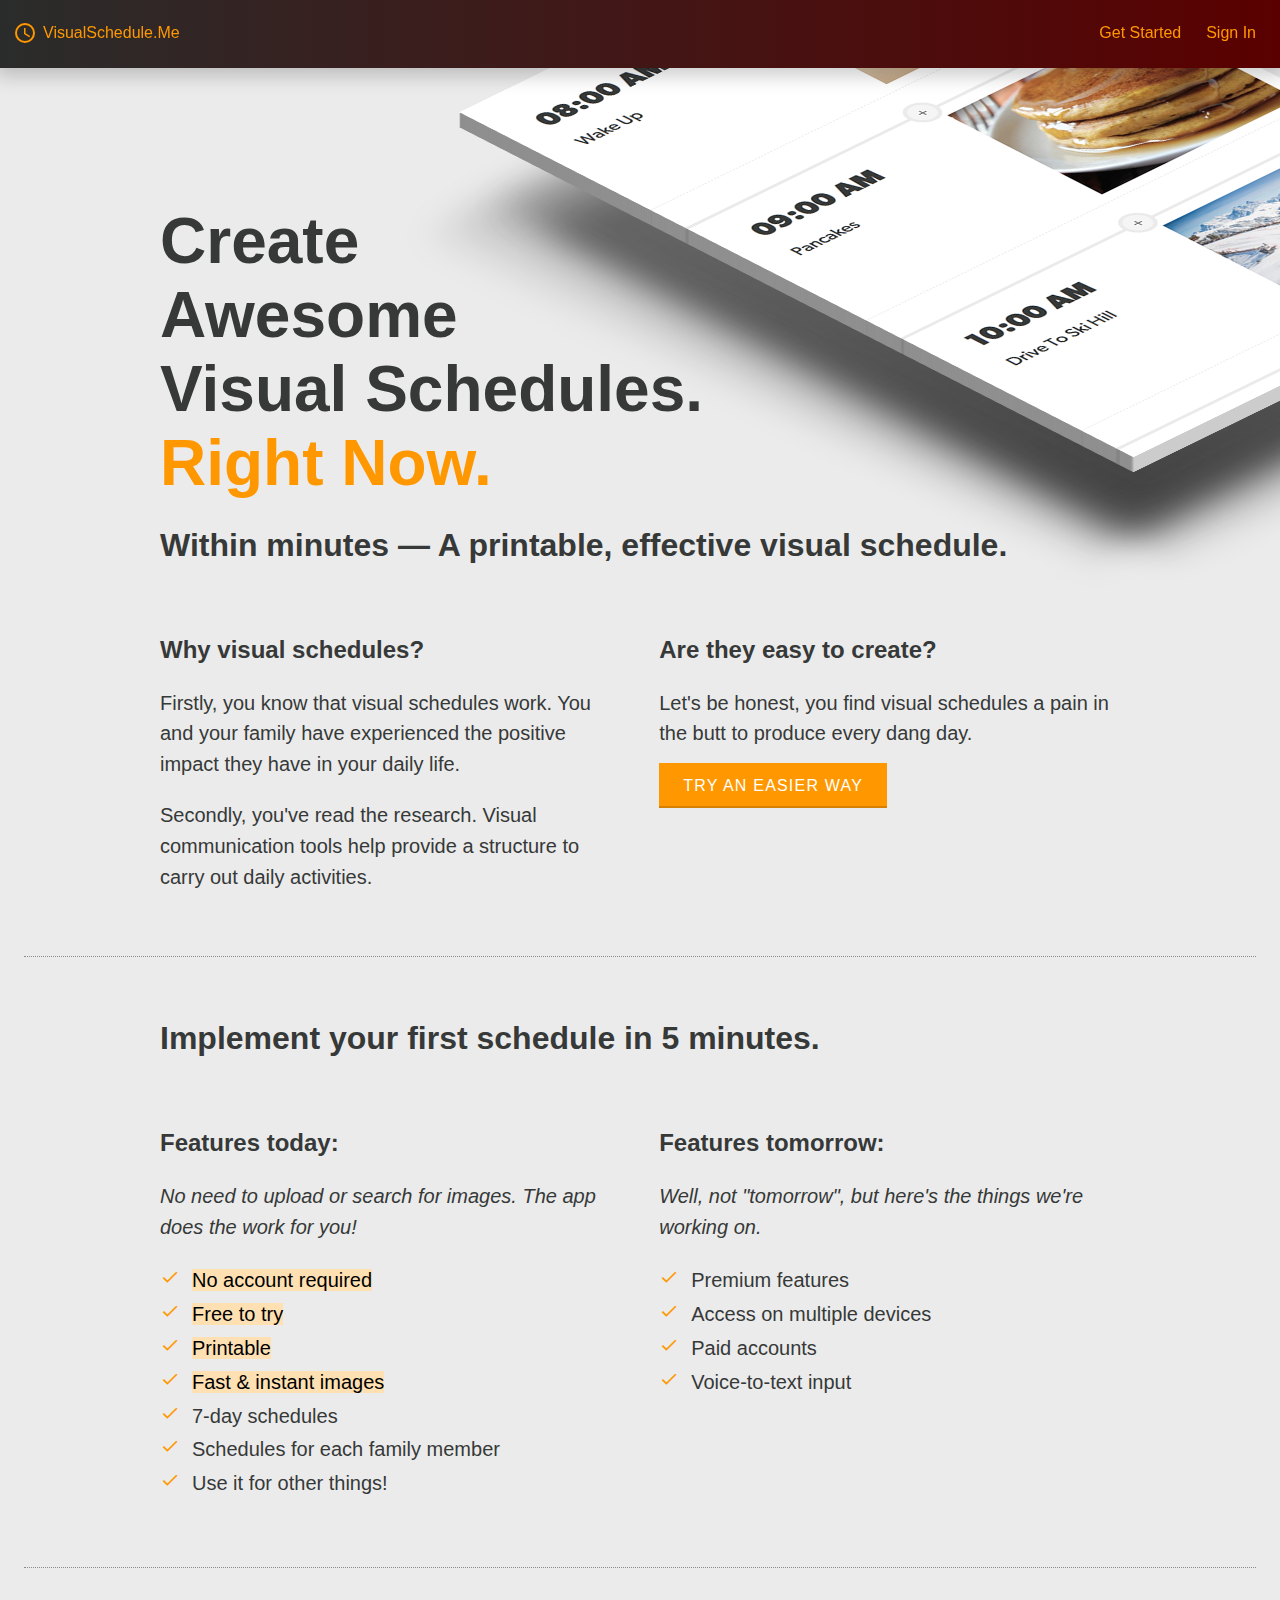
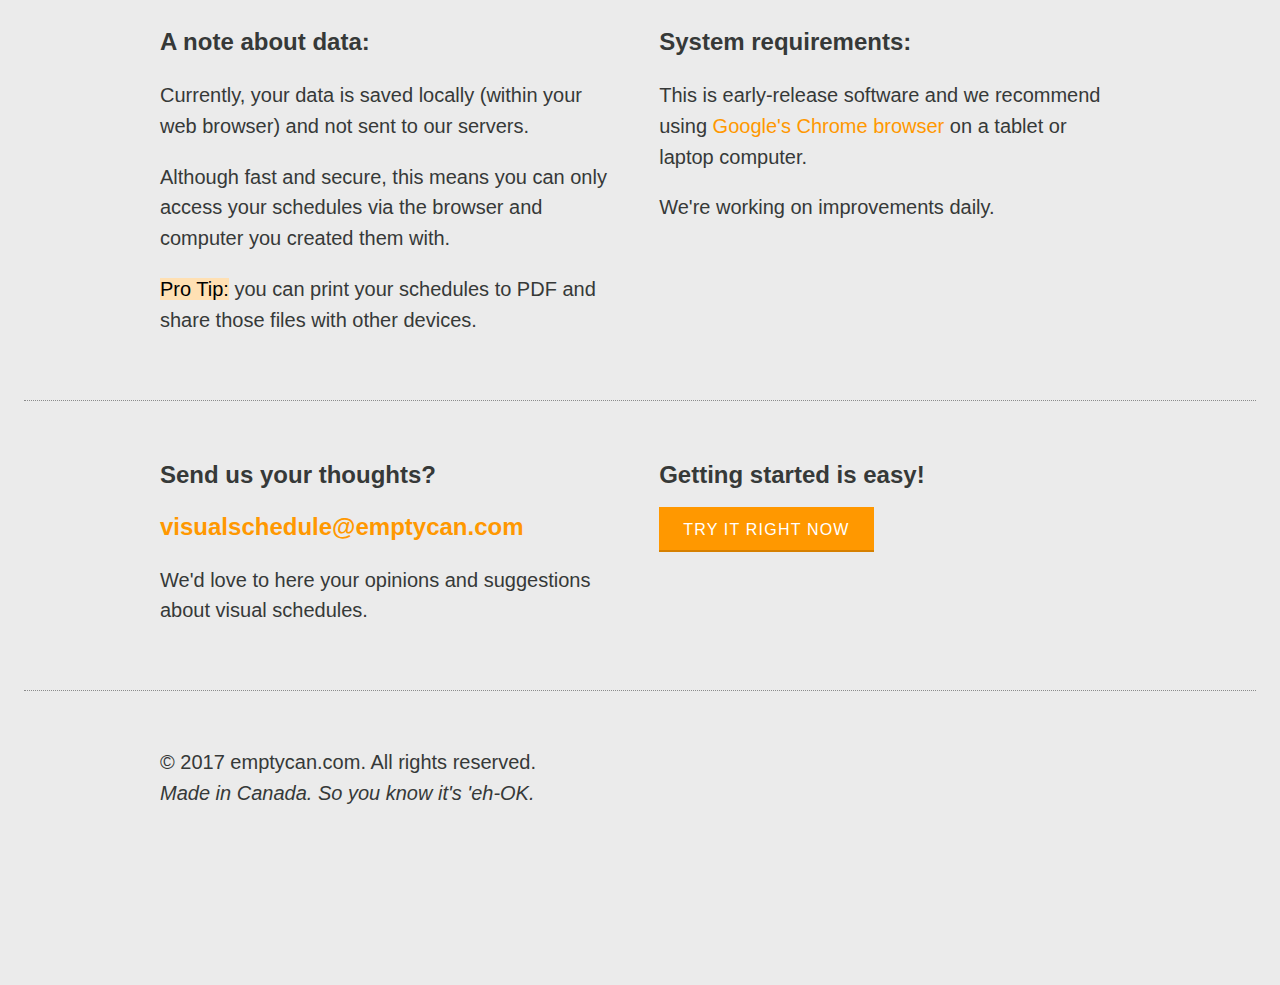
<file: index.html>
<!DOCTYPE html>
<html class="no-js" lang="en">
<head>
	<title>Visual Schedule</title>
    <meta charset="utf-8">
	<meta http-equiv="x-ua-compatible" content="ie=edge">
	<meta name="description" content="Create awesome visual schedules in minutes.">
	<meta name="author" content="">
	<meta name="keywords" content="">
	<meta name="HandheldFriendly" content="True">
	<meta name="MobileOptimized" content="320">
	<meta name="viewport" content="user-scalable=no, width=device-width, initial-scale=1, maximum-scale=1">
	<meta name="msapplication-tap-highlight" content="no" />
	
	<link rel="stylesheet" href="assets/css/normalize.css">
	<link rel="stylesheet" href="assets/css/styles.css">
    <link type="text/css" rel="stylesheet" href="//fast.fonts.net/cssapi/20a24494-2334-4152-9126-33052f09dd09.css"/>
    <link href="https://fonts.googleapis.com/icon?family=Material+Icons" rel="stylesheet">
</head>
<body>
<div class="layout-site">
    <nav>
        <ul>
            <li class="title"><a href="/"><span class="material-icons">access_time</span> VisualSchedule.me</a></li>
            <li><a href="sign-in/">Get Started</a></li>
            <li><a href="sign-in/">Sign In</a></li>
        </ul>
    </nav>
    <section>
        <h1>Create<br>Awesome<br>Visual Schedules.<br><a href="schedule/">Right Now.</a></h1>
        <h2>Within minutes &mdash; A printable, effective visual schedule.</h2>
        <div class="row">
            <div class="col">
                <h3>Why visual schedules?</h3>
                <p>Firstly, you know that visual schedules work. You and your family have experienced the positive impact they have in your daily life.</p>
                <p>Secondly, you've read the research. Visual communication tools help provide a structure to carry out daily activities.</p>  
                
            </div>
            <div class="col">
                <h3>Are they easy to create?</h3>
                <p>Let's be honest, you find visual schedules a pain in the butt to produce every dang day.</p>            
                <p><a href="schedule/" class="ui-btn">Try An Easier Way</a></p>
            </div>
        </div>
    </section>
    <div class="bg"></div>
    <hr>
    <section>
        <h2>Implement your first schedule in 5 minutes.</h2>
        <div class="row">
            <div class="col">
                <h3>Features today:</h3>
                <p><i>No need to upload or search for images. The app does the work for you!</i></p>
                <ol>
                    <li><mark>No account required</mark></li>
                    <li><mark>Free to try</mark></li>
                    <li><mark>Printable</mark></li>
                    <li><mark>Fast &amp; instant images</mark></li>
                    <li>7-day schedules</li>
                    <li>Schedules for each family member</li>
                    <li>Use it for other things!</li>
                </ol>
            </div>
            <div class="col">
                <h3>Features tomorrow:</h3>
                <p><i>Well, not "tomorrow", but here's the things we're working on.</i></p>
                <ol>
                    <li>Premium features</li>
                    <li>Access on multiple devices</li>
                    <li>Paid accounts</li>
                    <li>Voice-to-text input</li>
                </ol>
            </div>
        </div>
    </section>
    <hr>
    <section>
        <div class="row">
            <div class="col">
                <h3>A note about data:</h3>
                <p>Currently, your data is saved locally (within your web browser) and not sent to our servers.</p>
                <p>Although fast and secure, this means you can only access your schedules via the browser and computer you created them with.</p>
                <p><mark>Pro Tip:</mark> you can print your schedules to PDF and share those files with other devices.</p>
            </div>
            <div class="col">
                <h3>System requirements:</h3>
                <p>This is early-release software and we recommend using <a href="https://www.google.com/chrome/">Google's Chrome browser</a> on a tablet or laptop computer.</p>
                <p>We're working on improvements daily.</p>
            </div>
        </div>
    </section>
    <hr>
    <section>
        <div class="row">
            <div class="col">
                <h3>Send us your thoughts?</h3>
                <h3><a href="mailto: visualschedule@emptycan.com">visualschedule@emptycan.com</a></h3>

                <p>We'd love to here your opinions and suggestions about visual schedules.</p>
            </div>
            <div class="col">
                <h3>Getting started is easy!</h3>
                <p><a href="schedule/" class="ui-btn">Try It Right Now</a></p>
            </div>
        </div>
    </section>
    <hr>
    <section>
        <p>&copy; 2017 emptycan.com. All rights reserved.<br>
            <i>Made in Canada. So you know it's 'eh-OK.</i></p>
        </p>
    </section>
</div>
<script>
  (function(i,s,o,g,r,a,m){i['GoogleAnalyticsObject']=r;i[r]=i[r]||function(){
  (i[r].q=i[r].q||[]).push(arguments)},i[r].l=1*new Date();a=s.createElement(o),
  m=s.getElementsByTagName(o)[0];a.async=1;a.src=g;m.parentNode.insertBefore(a,m)
  })(window,document,'script','https://www.google-analytics.com/analytics.js','ga');

  ga('create', 'UA-90688317-1', 'auto');
  ga('send', 'pageview');

</script>
</body>
</html>
</file>
<file: assets/css/styles.css>
nav:not([class*="ui-schedule"]){background:linear-gradient(90deg, #2A2C2B, #5a0000);box-shadow:0px 4px 18px 4px rgba(0,0,0,0.2);position:fixed;z-index:999;top:0;left:0;right:0}nav:not([class*="ui-schedule"]) ul{float:right;margin:0;padding:0 12px 0 0;list-style-type:none}nav:not([class*="ui-schedule"]) ul li{height:auto;float:left;width:auto;height:68px;margin-left:1px;overflow:hidden;transition:all 260ms ease-in-out}nav:not([class*="ui-schedule"]) ul li a{position:relative;display:block;vertical-align:middle;padding:24px 12px;font-size:1em;color:#FF9800;text-transform:capitalize}nav:not([class*="ui-schedule"]) ul li a span{float:left;line-height:0.8em;margin-right:6px;display:block;height:68px}nav:not([class*="ui-schedule"]) ul li.title{position:absolute;left:0}nav.ui-schedule{position:fixed;z-index:99;top:68px;left:12px;bottom:0;width:122px;height:calc(100% - 68px);display:table}nav.ui-schedule ul{display:table-cell;vertical-align:middle;margin:0;padding:0;list-style-type:none}nav.ui-schedule ul li{height:44px;display:table;width:100%;transition:all 260ms ease-in-out}nav.ui-schedule ul li a{position:relative;display:table-cell;vertical-align:middle;width:100%;padding:0 12px;height:44px;text-transform:capitalize;color:#2A2C2B;transition:all 260ms ease-in-out;border-radius:3px}nav.ui-schedule ul li a.on{color:#a36100 !important;background:#FF9800}nav.ui-schedule ul li a:hover{color:#d17d00 !important;padding-left:18px;transition-delay:0}nav.ui-schedule ul li.inject{opacity:0;transform:scale(0.75)}nav.ui-schedule ul li:nth-child(1){transition-delay:385ms}nav.ui-schedule ul li:nth-child(1):hover{transition-delay:0ms}nav.ui-schedule ul li:nth-child(2){transition-delay:410ms}nav.ui-schedule ul li:nth-child(2):hover{transition-delay:0ms}nav.ui-schedule ul li:nth-child(3){transition-delay:435ms}nav.ui-schedule ul li:nth-child(3):hover{transition-delay:0ms}nav.ui-schedule ul li:nth-child(4){transition-delay:460ms}nav.ui-schedule ul li:nth-child(4):hover{transition-delay:0ms}nav.ui-schedule ul li:nth-child(5){transition-delay:485ms}nav.ui-schedule ul li:nth-child(5):hover{transition-delay:0ms}nav.ui-schedule ul li:nth-child(6){transition-delay:510ms}nav.ui-schedule ul li:nth-child(6):hover{transition-delay:0ms}nav.ui-schedule ul li:nth-child(7){transition-delay:535ms}nav.ui-schedule ul li:nth-child(7):hover{transition-delay:0ms}nav.ui-schedule ul li:nth-child(8){transition-delay:560ms}nav.ui-schedule ul li:nth-child(8):hover{transition-delay:0ms}nav.ui-schedule ul li:nth-child(9){transition-delay:585ms}nav.ui-schedule ul li:nth-child(9):hover{transition-delay:0ms}nav.ui-schedule ul li:nth-child(10){transition-delay:610ms}nav.ui-schedule ul li:nth-child(10):hover{transition-delay:0ms}.ui-modal{background:rgba(0,0,0,0.6);position:fixed;z-index:999999;top:0;bottom:0;left:0;right:0;width:100%;height:100%;display:table}.ui-modal .ui-modal-wrapper{height:100%;display:table-cell;vertical-align:middle;text-align:center}.ui-modal .ui-modal-inner{position:relative;display:block;margin:0 auto;background:#fff;padding:24px 24px 66px;max-width:400px;max-height:400px;transition:all 260ms ease-in-out;box-shadow:0px 18px 48px 8px rgba(0,0,0,0.3)}.ui-modal .ui-modal-inner.medium{max-width:600px;max-height:600px}.ui-modal .ui-modal-close{position:absolute;right:12px;top:12px;cursor:pointer}.ui-modal .ui-btn{position:absolute;bottom:0;right:0;background:#588F27;width:88px;height:44px;padding:0;line-height:44px;font-size:14px}.ui-modal .ui-btn.secondary{background:#9ba09e}.ui-modal .ui-btn.alert{right:88px;background:#D90000}.ui-modal .ui-btn:focus{outline:none}.ui-modal header{padding:24px 0}.ui-modal hr{border:none;border-top:1px dotted rgba(42,44,43,0.5)}.ui-modal.off .ui-modal-inner{transform:scale(0.85);opacity:0}.ui-signin ul{list-style-type:none;margin:0px auto;padding:12px 24px;width:calc(100% - 48px);max-width:480px;display:table}.ui-signin ul li{padding:1px;width:50%;display:table-cell}.ui-signin ul li button{position:relative;background:transparent;background:#2A2C2B;background:linear-gradient(45deg, #2A2C2B, #5a0000);display:block;width:100%;height:auto;display:table;border:none;color:#FF9800;font-weight:normal;font-size:18px;border-radius:3px;padding:48px 0}.ui-signin ul li button img{margin-bottom:12px;height:44px;width:44px}.ui-signin ul li button span{display:block}.ui-signin ul li button span:last-child{display:none}.ui-signin ul li:nth-child(2n) button{background:linear-gradient(-45deg, #2A2C2B, #5a0000)}body{background:#ebebeb;color:#363938;font-family:'Gibson W01 Regular', sans-serif;font-weight:400;font-size:1em;padding:0;overflow-x:hidden;width:100%}section{max-width:960px;padding:12px 0;margin:0 auto;transition:all 260ms ease-in-out}h1{font-family:'Gibson W01 Bold', sans-serif;text-transform:capitalize;margin:120px 0 24px}h3{font-family:'Gibson W01 Bold', sans-serif;font-size:1.5em}p{font-size:1.25em;line-height:1.54em}mark{background:#ffe0b3}img{width:100%;max-width:100%;margin:0 0 -4px 0}hr{border:none;border-bottom:1px dotted rgba(42,44,43,0.5);height:8px;clear:both;margin:0;width:100%}a{color:#FF9800;text-decoration:none}a:focus{outline:none}input{border:none;padding:8px;margin-bottom:6px;width:100%;background:transparent;border:1px dotted transparent}input:focus{outline:none;border:1px dotted #FF9800;color:#FF9800}input:hover{cursor:pointer}.layout-signin{text-align:center}.layout-site{position:relative;padding:144px 24px}.layout-site h1{font-size:2.5em;margin-top:48px}@media screen and (min-width: 800px){.layout-site h1{font-size:4em}}.layout-site h2{font-size:1.75em;margin-bottom:48px}@media screen and (min-width: 480px){.layout-site h2{font-size:2em}}.layout-site ol{margin:0;padding:0;list-style-type:none;padding-bottom:24px;display:block}.layout-site ol li{line-height:1.4em}.layout-site ol li:before{content:"check";color:#FF9800;font-family:"Material Icons";margin-right:12px}.layout-site h4,.layout-site p,.layout-site ol li{font-size:1.1em}@media screen and (min-width: 480px){.layout-site h4,.layout-site p,.layout-site ol li{font-size:1.25em;line-height:1.54em}}.layout-site hr{margin:24px 0}.layout-site .ui-btn{font-size:16px;letter-spacing:0.075em;border-top:2px solid transparent;border-bottom:2px solid #d68000;transition:all 260ms ease-in-out}.layout-site .ui-btn:hover{background:#d68000}.layout-site .bg{position:absolute;top:-96%;width:230%;right:0;left:0;bottom:0;display:none;background:url("../img/screen.01.png") no-repeat center center;pointer-events:none}@media screen and (min-width: 480px){.layout-site .bg{display:block}}@media screen and (min-width: 800px){.layout-site .bg{right:0;width:160%}}.layout-site .row{justify-content:space-between}@media screen and (min-width: 600px){.layout-site .row{display:flex}}@media screen and (min-width: 600px){.layout-site .row .col{width:48%}}.layout-app h1{text-indent:24px}.layout-app .list-users p{padding:0 24px}.layout-app .list-users p a{text-decoration:underline}.layout-app section{max-width:848px;padding:24px}[data-state="schedule"] .list-users,[data-state="schedule"] [data-nav="users"]{display:none}[data-state="schedule"] .layout-app{padding-left:150px}[data-state="users"] [data-nav="schedule"]{display:none}[data-state="users"] .layout-app section{max-width:600px}.card-item,.card-user{border-radius:4px}.card-item .card-close,.card-user .card-close{position:absolute;z-index:99;top:6px;right:6px;cursor:pointer;display:none;transition:all 260ms ease-in-out}.card-item .card-close:hover,.card-user .card-close:hover{color:#FF9800}.card-item .ui,.card-user .ui{position:absolute;z-index:9;left:0;bottom:0;height:66px;width:100%;border-top:1px dashed rgba(42,44,43,0.16)}.card-item .ui button,.card-user .ui button{position:absolute;background:none;border:none;z-index:999;padding:4px 12px;color:#686d6b;text-transform:uppercase;width:44px;height:44px;padding:0;line-height:58px;margin:0;text-align:center;display:block;transition:all 260ms ease-in-out}.card-item .ui button[data-action*="edit"],.card-user .ui button[data-action*="edit"]{bottom:12px;right:12px}.card-item .ui button[data-action*="edit"]:hover,.card-user .ui button[data-action*="edit"]:hover{background:#c27400;color:#fff}.card-item .ui button[data-action*="save"],.card-user .ui button[data-action*="save"]{bottom:0px;right:88px;color:#fff;width:auto;height:auto;line-height:44px;font-size:14px;min-width:88px;background:#04BFBF}.card-item .ui button[data-action*="removeUser"],.card-user .ui button[data-action*="removeUser"]{bottom:0px;right:0px;color:#fff;background:#D90000;width:auto;min-width:88px;height:auto;line-height:44px;font-size:14px}.card-item .ui button[data-action*="refresh"],.card-user .ui button[data-action*="refresh"]{bottom:0px;right:57px;bottom:12px;color:#04BFBF}.card-item .ui button[data-action*="refresh"]:hover,.card-user .ui button[data-action*="refresh"]:hover{color:#fff;background:#04BFBF}.card-item .ui button[data-action*="add"],.card-user .ui button[data-action*="add"]{z-index:9999;background:#f5f5f5;border-radius:100%;border:6px solid #ebebeb;bottom:-28px;height:54px;width:54px;left:calc(50% - 22px)}.card-item .ui button[data-action*="add"]:hover,.card-user .ui button[data-action*="add"]:hover{color:#fff;background:#FF9800}.card-item .ui button[data-action*="delete"],.card-user .ui button[data-action*="delete"]{border-color:transparent;right:12px;bottom:12px;color:#D90000}.card-item .ui button[data-action*="delete"]:hover,.card-user .ui button[data-action*="delete"]:hover{color:#fff;background:#D90000}.card-item .ui button:focus,.card-item .ui button:active,.card-item .ui button:target,.card-user .ui button:focus,.card-user .ui button:active,.card-user .ui button:target{outline:none}.card-user{position:relative;z-index:0;background:#fff;width:100%;display:block;margin-bottom:2px;cursor:pointer;border-radius:4px;transition:all 260ms ease-in-out}.card-user input{position:relative;z-index:1;margin:0;width:calc(100% - 48px);padding:24px;display:inline-block;font-size:18px;border:none;transition:all 160ms ease-in-out}.card-user .ui{border:none}.card-user .ui [data-action="save"],.card-user .ui [data-action="removeUser"]{display:none}.card-user:hover:not([class*="edit"]) input{color:#ff9800 !important;padding-left:30px}.card-user:after{content:"";position:fixed;z-index:-1;top:0;left:0;width:100vw;height:100vh;background:rgba(0,0,0,0.8);pointer-events:none;opacity:0;transition:opacity 260ms ease-in-out}.card-user.new{color:#FF9800;background:#ffffe6}.card-user.new input{color:#FF9800}.card-user.edit{z-index:999;margin:24px 0;padding:24px 0}.card-user.edit .card-close{display:block}.card-user.edit input{position:relative;z-index:3;font-size:26px;color:#2A2C2B}.card-user.edit .ui{border:none}.card-user.edit .ui [data-action="edit"]{display:none}.card-user.edit .ui [data-action="save"],.card-user.edit .ui [data-action="removeUser"]{display:block}.card-user.edit:after{opacity:1}.card-user.edit:before{content:"";position:absolute;z-index:0;top:0;left:0;width:100%;height:100%;background:#fff;opacity:1}.card-user.inject{opacity:0;transform:scale(0.95)}.card-user:nth-child(1){transition-delay:285ms}.card-user:nth-child(1):hover{transition-delay:0ms}.card-user:nth-child(2){transition-delay:310ms}.card-user:nth-child(2):hover{transition-delay:0ms}.card-user:nth-child(3){transition-delay:335ms}.card-user:nth-child(3):hover{transition-delay:0ms}.card-user:nth-child(4){transition-delay:360ms}.card-user:nth-child(4):hover{transition-delay:0ms}.card-user:nth-child(5){transition-delay:385ms}.card-user:nth-child(5):hover{transition-delay:0ms}.card-user:nth-child(6){transition-delay:410ms}.card-user:nth-child(6):hover{transition-delay:0ms}.card-user:nth-child(7){transition-delay:435ms}.card-user:nth-child(7):hover{transition-delay:0ms}.card-user:nth-child(8){transition-delay:460ms}.card-user:nth-child(8):hover{transition-delay:0ms}.card-user:nth-child(9){transition-delay:485ms}.card-user:nth-child(9):hover{transition-delay:0ms}.card-user:nth-child(10){transition-delay:510ms}.card-user:nth-child(10):hover{transition-delay:0ms}.card-user:nth-child(11){transition-delay:535ms}.card-user:nth-child(11):hover{transition-delay:0ms}.card-user:nth-child(12){transition-delay:560ms}.card-user:nth-child(12):hover{transition-delay:0ms}.card-user:nth-child(13){transition-delay:585ms}.card-user:nth-child(13):hover{transition-delay:0ms}.card-user:nth-child(14){transition-delay:610ms}.card-user:nth-child(14):hover{transition-delay:0ms}.card-user:nth-child(15){transition-delay:635ms}.card-user:nth-child(15):hover{transition-delay:0ms}.card-user:nth-child(16){transition-delay:660ms}.card-user:nth-child(16):hover{transition-delay:0ms}.card-user:nth-child(17){transition-delay:685ms}.card-user:nth-child(17):hover{transition-delay:0ms}.card-user:nth-child(18){transition-delay:710ms}.card-user:nth-child(18):hover{transition-delay:0ms}.card-user:nth-child(19){transition-delay:735ms}.card-user:nth-child(19):hover{transition-delay:0ms}.card-user:nth-child(20){transition-delay:760ms}.card-user:nth-child(20):hover{transition-delay:0ms}.card-user:nth-child(21){transition-delay:785ms}.card-user:nth-child(21):hover{transition-delay:0ms}.card-user:nth-child(22){transition-delay:810ms}.card-user:nth-child(22):hover{transition-delay:0ms}.card-user:nth-child(23){transition-delay:835ms}.card-user:nth-child(23):hover{transition-delay:0ms}.card-user:nth-child(24){transition-delay:860ms}.card-user:nth-child(24):hover{transition-delay:0ms}.card-user:nth-child(25){transition-delay:885ms}.card-user:nth-child(25):hover{transition-delay:0ms}.card-user:nth-child(26){transition-delay:910ms}.card-user:nth-child(26):hover{transition-delay:0ms}.card-user:nth-child(27){transition-delay:935ms}.card-user:nth-child(27):hover{transition-delay:0ms}.card-user:nth-child(28){transition-delay:960ms}.card-user:nth-child(28):hover{transition-delay:0ms}.card-user:nth-child(29){transition-delay:985ms}.card-user:nth-child(29):hover{transition-delay:0ms}.card-user:nth-child(30){transition-delay:1010ms}.card-user:nth-child(30):hover{transition-delay:0ms}.card-user:nth-child(31){transition-delay:1035ms}.card-user:nth-child(31):hover{transition-delay:0ms}.card-user:nth-child(32){transition-delay:1060ms}.card-user:nth-child(32):hover{transition-delay:0ms}.card-user:nth-child(33){transition-delay:1085ms}.card-user:nth-child(33):hover{transition-delay:0ms}.card-user:nth-child(34){transition-delay:1110ms}.card-user:nth-child(34):hover{transition-delay:0ms}.card-user:nth-child(35){transition-delay:1135ms}.card-user:nth-child(35):hover{transition-delay:0ms}.card-user:nth-child(36){transition-delay:1160ms}.card-user:nth-child(36):hover{transition-delay:0ms}.card-user:nth-child(37){transition-delay:1185ms}.card-user:nth-child(37):hover{transition-delay:0ms}.card-user:nth-child(38){transition-delay:1210ms}.card-user:nth-child(38):hover{transition-delay:0ms}.card-user:nth-child(39){transition-delay:1235ms}.card-user:nth-child(39):hover{transition-delay:0ms}.card-user:nth-child(40){transition-delay:1260ms}.card-user:nth-child(40):hover{transition-delay:0ms}.card-user:nth-child(41){transition-delay:1285ms}.card-user:nth-child(41):hover{transition-delay:0ms}.card-user:nth-child(42){transition-delay:1310ms}.card-user:nth-child(42):hover{transition-delay:0ms}.card-user:nth-child(43){transition-delay:1335ms}.card-user:nth-child(43):hover{transition-delay:0ms}.card-user:nth-child(44){transition-delay:1360ms}.card-user:nth-child(44):hover{transition-delay:0ms}.card-user:nth-child(45){transition-delay:1385ms}.card-user:nth-child(45):hover{transition-delay:0ms}.card-user:nth-child(46){transition-delay:1410ms}.card-user:nth-child(46):hover{transition-delay:0ms}.card-user:nth-child(47){transition-delay:1435ms}.card-user:nth-child(47):hover{transition-delay:0ms}.card-user:nth-child(48){transition-delay:1460ms}.card-user:nth-child(48):hover{transition-delay:0ms}.card-user:nth-child(49){transition-delay:1485ms}.card-user:nth-child(49):hover{transition-delay:0ms}.card-user:nth-child(50){transition-delay:1510ms}.card-user:nth-child(50):hover{transition-delay:0ms}.card-user:nth-child(51){transition-delay:1535ms}.card-user:nth-child(51):hover{transition-delay:0ms}.card-user:nth-child(52){transition-delay:1560ms}.card-user:nth-child(52):hover{transition-delay:0ms}.card-user:nth-child(53){transition-delay:1585ms}.card-user:nth-child(53):hover{transition-delay:0ms}.card-user:nth-child(54){transition-delay:1610ms}.card-user:nth-child(54):hover{transition-delay:0ms}.card-user:nth-child(55){transition-delay:1635ms}.card-user:nth-child(55):hover{transition-delay:0ms}.card-user:nth-child(56){transition-delay:1660ms}.card-user:nth-child(56):hover{transition-delay:0ms}.card-user:nth-child(57){transition-delay:1685ms}.card-user:nth-child(57):hover{transition-delay:0ms}.card-user:nth-child(58){transition-delay:1710ms}.card-user:nth-child(58):hover{transition-delay:0ms}.card-user:nth-child(59){transition-delay:1735ms}.card-user:nth-child(59):hover{transition-delay:0ms}.card-user:nth-child(60){transition-delay:1760ms}.card-user:nth-child(60):hover{transition-delay:0ms}.card-user:nth-child(61){transition-delay:1785ms}.card-user:nth-child(61):hover{transition-delay:0ms}.card-user:nth-child(62){transition-delay:1810ms}.card-user:nth-child(62):hover{transition-delay:0ms}.card-user:nth-child(63){transition-delay:1835ms}.card-user:nth-child(63):hover{transition-delay:0ms}.card-user:nth-child(64){transition-delay:1860ms}.card-user:nth-child(64):hover{transition-delay:0ms}.card-user:nth-child(65){transition-delay:1885ms}.card-user:nth-child(65):hover{transition-delay:0ms}.card-user:nth-child(66){transition-delay:1910ms}.card-user:nth-child(66):hover{transition-delay:0ms}.card-user:nth-child(67){transition-delay:1935ms}.card-user:nth-child(67):hover{transition-delay:0ms}.card-user:nth-child(68){transition-delay:1960ms}.card-user:nth-child(68):hover{transition-delay:0ms}.card-user:nth-child(69){transition-delay:1985ms}.card-user:nth-child(69):hover{transition-delay:0ms}.card-user:nth-child(70){transition-delay:2010ms}.card-user:nth-child(70):hover{transition-delay:0ms}.card-user:nth-child(71){transition-delay:2035ms}.card-user:nth-child(71):hover{transition-delay:0ms}.card-user:nth-child(72){transition-delay:2060ms}.card-user:nth-child(72):hover{transition-delay:0ms}.card-user:nth-child(73){transition-delay:2085ms}.card-user:nth-child(73):hover{transition-delay:0ms}.card-user:nth-child(74){transition-delay:2110ms}.card-user:nth-child(74):hover{transition-delay:0ms}.card-user:nth-child(75){transition-delay:2135ms}.card-user:nth-child(75):hover{transition-delay:0ms}.card-user:nth-child(76){transition-delay:2160ms}.card-user:nth-child(76):hover{transition-delay:0ms}.card-user:nth-child(77){transition-delay:2185ms}.card-user:nth-child(77):hover{transition-delay:0ms}.card-user:nth-child(78){transition-delay:2210ms}.card-user:nth-child(78):hover{transition-delay:0ms}.card-user:nth-child(79){transition-delay:2235ms}.card-user:nth-child(79):hover{transition-delay:0ms}.card-user:nth-child(80){transition-delay:2260ms}.card-user:nth-child(80):hover{transition-delay:0ms}.card-user:nth-child(81){transition-delay:2285ms}.card-user:nth-child(81):hover{transition-delay:0ms}.card-user:nth-child(82){transition-delay:2310ms}.card-user:nth-child(82):hover{transition-delay:0ms}.card-user:nth-child(83){transition-delay:2335ms}.card-user:nth-child(83):hover{transition-delay:0ms}.card-user:nth-child(84){transition-delay:2360ms}.card-user:nth-child(84):hover{transition-delay:0ms}.card-user:nth-child(85){transition-delay:2385ms}.card-user:nth-child(85):hover{transition-delay:0ms}.card-user:nth-child(86){transition-delay:2410ms}.card-user:nth-child(86):hover{transition-delay:0ms}.card-user:nth-child(87){transition-delay:2435ms}.card-user:nth-child(87):hover{transition-delay:0ms}.card-user:nth-child(88){transition-delay:2460ms}.card-user:nth-child(88):hover{transition-delay:0ms}.card-user:nth-child(89){transition-delay:2485ms}.card-user:nth-child(89):hover{transition-delay:0ms}.card-user:nth-child(90){transition-delay:2510ms}.card-user:nth-child(90):hover{transition-delay:0ms}.card-user:nth-child(91){transition-delay:2535ms}.card-user:nth-child(91):hover{transition-delay:0ms}.card-user:nth-child(92){transition-delay:2560ms}.card-user:nth-child(92):hover{transition-delay:0ms}.card-user:nth-child(93){transition-delay:2585ms}.card-user:nth-child(93):hover{transition-delay:0ms}.card-user:nth-child(94){transition-delay:2610ms}.card-user:nth-child(94):hover{transition-delay:0ms}.card-user:nth-child(95){transition-delay:2635ms}.card-user:nth-child(95):hover{transition-delay:0ms}.card-user:nth-child(96){transition-delay:2660ms}.card-user:nth-child(96):hover{transition-delay:0ms}.card-user:nth-child(97){transition-delay:2685ms}.card-user:nth-child(97):hover{transition-delay:0ms}.card-user:nth-child(98){transition-delay:2710ms}.card-user:nth-child(98):hover{transition-delay:0ms}.card-user:nth-child(99){transition-delay:2735ms}.card-user:nth-child(99):hover{transition-delay:0ms}.card-user:nth-child(100){transition-delay:2760ms}.card-user:nth-child(100):hover{transition-delay:0ms}.card-item{position:relative;z-index:0;background:#fff;margin-bottom:6px;display:flex;justify-content:space-between;transition:all 260ms ease-in-out;user-select:none}.card-item>.col{position:relative;width:50%}.card-item>.col>div{padding:24px 24px 88px}.card-item .ui-time{font-size:48px;font-family:'Gibson W01 Bold', sans-serif}.card-item .ui-label{font-size:30px;text-transform:capitalize}.card-item .display{position:relative}.card-item .display img{object-fit:cover;height:300px}.card-item.new{background:#ffffe6}.card-item.new input{background:none;border:1px dotted #FF9800;color:#FF9800}.card-item.delete{opacity:0;transform:scale(0.95)}.card-item.list{opacity:0}.card-item:after{content:"";background:rgba(42,44,43,0.85);position:absolute;top:0;left:0;width:100%;height:100%;opacity:0;pointer-events:none;transition:all 260ms ease-in-out}.card-item.refresh:after{opacity:1}.card-item.inject{opacity:0;transform:scale(0.95)}.card-item:nth-child(0){z-index:100}.card-item:nth-child(1){z-index:99}.card-item:nth-child(2){z-index:98}.card-item:nth-child(3){z-index:97}.card-item:nth-child(4){z-index:96}.card-item:nth-child(5){z-index:95}.card-item:nth-child(6){z-index:94}.card-item:nth-child(7){z-index:93}.card-item:nth-child(8){z-index:92}.card-item:nth-child(9){z-index:91}.card-item:nth-child(10){z-index:90}.card-item:nth-child(11){z-index:89}.card-item:nth-child(12){z-index:88}.card-item:nth-child(13){z-index:87}.card-item:nth-child(14){z-index:86}.card-item:nth-child(15){z-index:85}.card-item:nth-child(16){z-index:84}.card-item:nth-child(17){z-index:83}.card-item:nth-child(18){z-index:82}.card-item:nth-child(19){z-index:81}.card-item:nth-child(20){z-index:80}.card-item:nth-child(21){z-index:79}.card-item:nth-child(22){z-index:78}.card-item:nth-child(23){z-index:77}.card-item:nth-child(24){z-index:76}.card-item:nth-child(25){z-index:75}.card-item:nth-child(26){z-index:74}.card-item:nth-child(27){z-index:73}.card-item:nth-child(28){z-index:72}.card-item:nth-child(29){z-index:71}.card-item:nth-child(30){z-index:70}.card-item:nth-child(31){z-index:69}.card-item:nth-child(32){z-index:68}.card-item:nth-child(33){z-index:67}.card-item:nth-child(34){z-index:66}.card-item:nth-child(35){z-index:65}.card-item:nth-child(36){z-index:64}.card-item:nth-child(37){z-index:63}.card-item:nth-child(38){z-index:62}.card-item:nth-child(39){z-index:61}.card-item:nth-child(40){z-index:60}.card-item:nth-child(41){z-index:59}.card-item:nth-child(42){z-index:58}.card-item:nth-child(43){z-index:57}.card-item:nth-child(44){z-index:56}.card-item:nth-child(45){z-index:55}.card-item:nth-child(46){z-index:54}.card-item:nth-child(47){z-index:53}.card-item:nth-child(48){z-index:52}.card-item:nth-child(49){z-index:51}.card-item:nth-child(50){z-index:50}.card-item:nth-child(51){z-index:49}.card-item:nth-child(52){z-index:48}.card-item:nth-child(53){z-index:47}.card-item:nth-child(54){z-index:46}.card-item:nth-child(55){z-index:45}.card-item:nth-child(56){z-index:44}.card-item:nth-child(57){z-index:43}.card-item:nth-child(58){z-index:42}.card-item:nth-child(59){z-index:41}.card-item:nth-child(60){z-index:40}.card-item:nth-child(61){z-index:39}.card-item:nth-child(62){z-index:38}.card-item:nth-child(63){z-index:37}.card-item:nth-child(64){z-index:36}.card-item:nth-child(65){z-index:35}.card-item:nth-child(66){z-index:34}.card-item:nth-child(67){z-index:33}.card-item:nth-child(68){z-index:32}.card-item:nth-child(69){z-index:31}.card-item:nth-child(70){z-index:30}.card-item:nth-child(71){z-index:29}.card-item:nth-child(72){z-index:28}.card-item:nth-child(73){z-index:27}.card-item:nth-child(74){z-index:26}.card-item:nth-child(75){z-index:25}.card-item:nth-child(76){z-index:24}.card-item:nth-child(77){z-index:23}.card-item:nth-child(78){z-index:22}.card-item:nth-child(79){z-index:21}.card-item:nth-child(80){z-index:20}.card-item:nth-child(81){z-index:19}.card-item:nth-child(82){z-index:18}.card-item:nth-child(83){z-index:17}.card-item:nth-child(84){z-index:16}.card-item:nth-child(85){z-index:15}.card-item:nth-child(86){z-index:14}.card-item:nth-child(87){z-index:13}.card-item:nth-child(88){z-index:12}.card-item:nth-child(89){z-index:11}.card-item:nth-child(90){z-index:10}.card-item:nth-child(91){z-index:9}.card-item:nth-child(92){z-index:8}.card-item:nth-child(93){z-index:7}.card-item:nth-child(94){z-index:6}.card-item:nth-child(95){z-index:5}.card-item:nth-child(96){z-index:4}.card-item:nth-child(97){z-index:3}.card-item:nth-child(98){z-index:2}.card-item:nth-child(99){z-index:1}.ui-btn,button.ui-btn{border:none;padding:12px 24px;color:#fff;background:#FF9800;text-transform:uppercase}@media print{@page{margin:0.25cm}section{width:100%;padding:0 !important}nav{display:none}h1{font-size:18px;margin:12px 0;text-indent:0px !important;text-align:center}h2{font-size:14px}.list-sched,h1{padding:0 !important}.card-item{padding:0;margin:0;width:calc(100% - 24px);height:122px;display:block;overflow:hidden;border:1px solid #8e9491;margin:0 auto 3px;page-break-inside:avoid;overflow:hidden;*zoom:1}.card-item .col{float:left;width:60%}.card-item .col>div{padding:12px}.card-item .col:nth-child(2){width:40%;float:right}.card-item .display img{height:100px !important;width:auto;float:right}.ui-time{font-size:24px !important;margin-top:0;margin-bottom:-24px}.ui-label{font-size:16px !important}.ui{display:none}a{display:none !important}}
</file>
